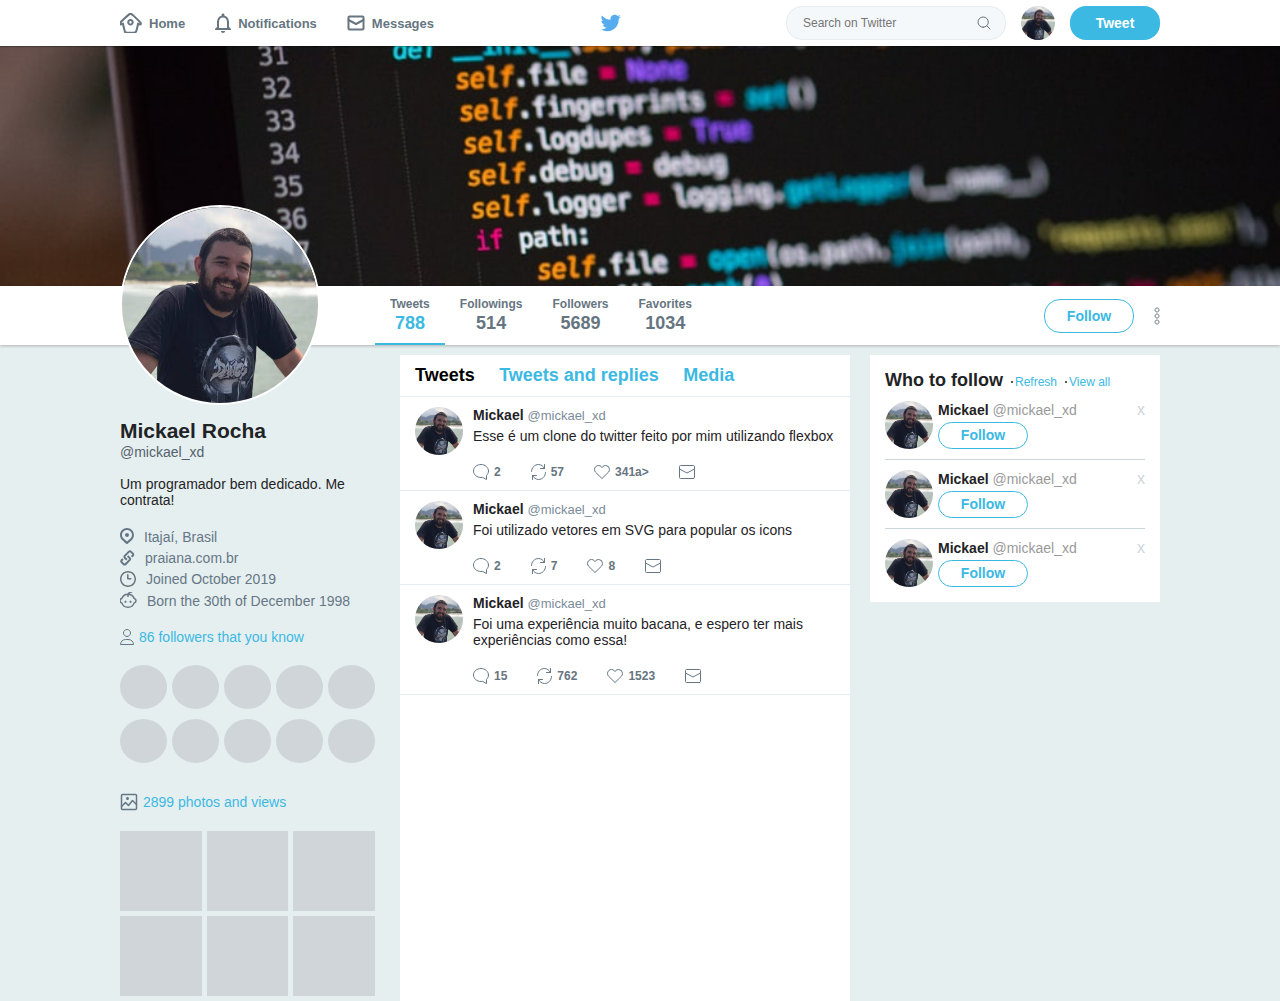
<file: index.html>
<!DOCTYPE html>
<html lang="en">
<head>
  <title>Twitter</title>
<link rel="stylesheet" href="./style.css"></link>
</head>
<body>
  <header id="main-header">
    <div class="content">
    <nav>
      <ul>
        <li><img src="/images/home.svg"/>Home</li>
        <li><img src="/images/notification.svg"/>Notifications</li>
        <li><img src="/images/message.svg"/>Messages</li>
      </ul>
    </nav>
    <image src="/images/logo.svg" alt="Logo Twitter" />
    <div class="side">
      <input type="text" placeholder="Search on Twitter">
      <img src="/images/avatar.jpg" alt="Avatar">
      <button>Tweet</button>
    </div>
  </div>
  </header>
  <div class="banner">
  </div>
  <div class="bar">
    <div class="content">
    <ul>
      <li class="active">
        <span>Tweets</span>
        <strong>788</strong>
      </li>
      <li>
        <span>Followings</span>
        <strong>514</strong>
      </li>
      <li>
        <span>Followers</span>
        <strong>5689</strong>
      </li>
      <li>
        <span>Favorites</span>
        <strong>1034</strong>
      </li>
    </ul>
    <div class="actions">
        <button>Follow</button>
        <img src="/images/more.svg" alt="">
    </div>
  </div>
  </div>

  <div class="wrapper-content content">
    <aside class="profile">
      <img class="avatar" src="/images/avatar.jpg" alt="Mickael Rocha">
      <h1>Mickael Rocha</h1>
      <span>@mickael_xd</span>
      <p>Um programador bem dedicado. Me contrata!</p>

      <ul class="list">
        <li>
          <img src="/images/place.svg" alt="">
          Itajaí, Brasil
        </li>
        <li>
          <img src="/images/url.svg" alt="">
          praiana.com.br
        </li>
        <li>
          <img src="/images/joined.svg" alt="">
          Joined October 2019
        </li>
        <li>
          <img src="/images/born.svg" alt="">
         Born the 30th of December 1998
        </li>
      </ul>

      <div class="widget followers">
        <strong>
          <img src="/images/followers.svg" alt="Followers">
          86 followers that you know
        </strong>
        <ul>
          <li></li>
          <li></li>
          <li></li>
          <li></li>
          <li></li>
          <li></li>
          <li></li>
          <li></li>
          <li></li>
          <li></li>
        </ul>
      </div>
      <div class="widget images">
        <strong>
          <img src="/images/images.svg" alt="Images">
          2899 photos and views
        </strong>
        <ul>
          <li></li>
          <li></li>
          <li></li>
          <li></li>
          <li></li>
          <li></li>
        </ul>
      </div>


    </aside>

    <section class="timeline">
      <nav>
        <a href="" class="active">Tweets</a>
        <a href="">Tweets and replies</a>
        <a href="">Media</a>
      </nav>

      <ul class="tweets">
        <li>

          <img src="/images/avatar.jpg" alt="">
          <div class="info">
            <strong>Mickael <span>@mickael_xd</span></strong>
            <p>Esse é um clone do twitter feito por mim utilizando flexbox</p>
            <div class="actions">
              <a href=""><img src="/images/reply.svg" alt="Replies">2</a>
              <a href=""><img src="/images/retweet.svg" alt="Retweets">57</a>
              <a href=""><img src="/images/like.svg" alt="Likes">341a>
              <a href=""><img src="/images/direct.svg" alt="Send a direct"></a>
            </div>
          </div>


        </li>
        <li>

          <img src="/images/avatar.jpg" alt="">
          <div class="info">
            <strong>Mickael <span>@mickael_xd</span></strong>
            <p>Foi utilizado vetores em SVG para popular os icons</p>
            <div class="actions">
              <a href=""><img src="/images/reply.svg" alt="Replies">2</a>
              <a href=""><img src="/images/retweet.svg" alt="Retweets">7</a>
              <a href=""><img src="/images/like.svg" alt="Likes">8</a>
              <a href=""><img src="/images/direct.svg" alt="Send a direct"></a>
            </div>
          </div>


        </li>
        <li>

          <img src="/images/avatar.jpg" alt="">
          <div class="info">
            <strong>Mickael <span>@mickael_xd</span></strong>
            <p>Foi uma experiência muito bacana, e espero ter mais experiências como essa!</p>
            <div class="actions">
              <a href=""><img src="/images/reply.svg" alt="Replies">15</a>
              <a href=""><img src="/images/retweet.svg" alt="Retweets">762</a>
              <a href=""><img src="/images/like.svg" alt="Likes">1523</a>
              <a href=""><img src="/images/direct.svg" alt="Send a direct"></a>
            </div>
          </div>


        </li>
      </ul>
    </section>

    <aside class="widgets">

      <div class="widget follow">
        <div class="title">
          <strong>Who to follow</strong>
          <a href="">Refresh</a>
          <a href="">View all</a>
        </div>
      

      <ul>
        <li>
          <div class="profile">
          <img src="/images/avatar.jpg" alt="Avatar">
          <div class="info">
              <strong>Mickael <span>@mickael_xd</span></strong>
              <button>Follow</button>
          </div>
        </div>
        <a href="">x</a>
        </li>
        <li>
          <div class="profile">
          <img src="/images/avatar.jpg" alt="Avatar">
          <div class="info">
              <strong>Mickael <span>@mickael_xd</span></strong>
              <button>Follow</button>
          </div>
        </div>
        <a href="">x</a>
        </li>
        <li>
          <div class="profile">
          <img src="/images/avatar.jpg" alt="Avatar">
          <div class="info">
              <strong>Mickael <span>@mickael_xd</span></strong>
              <button>Follow</button>
          </div>
        </div>
        <a href="">x</a>
        </li>
      </ul>
    </div>
    </aside>
  </div>
</body>
</html>
</file>
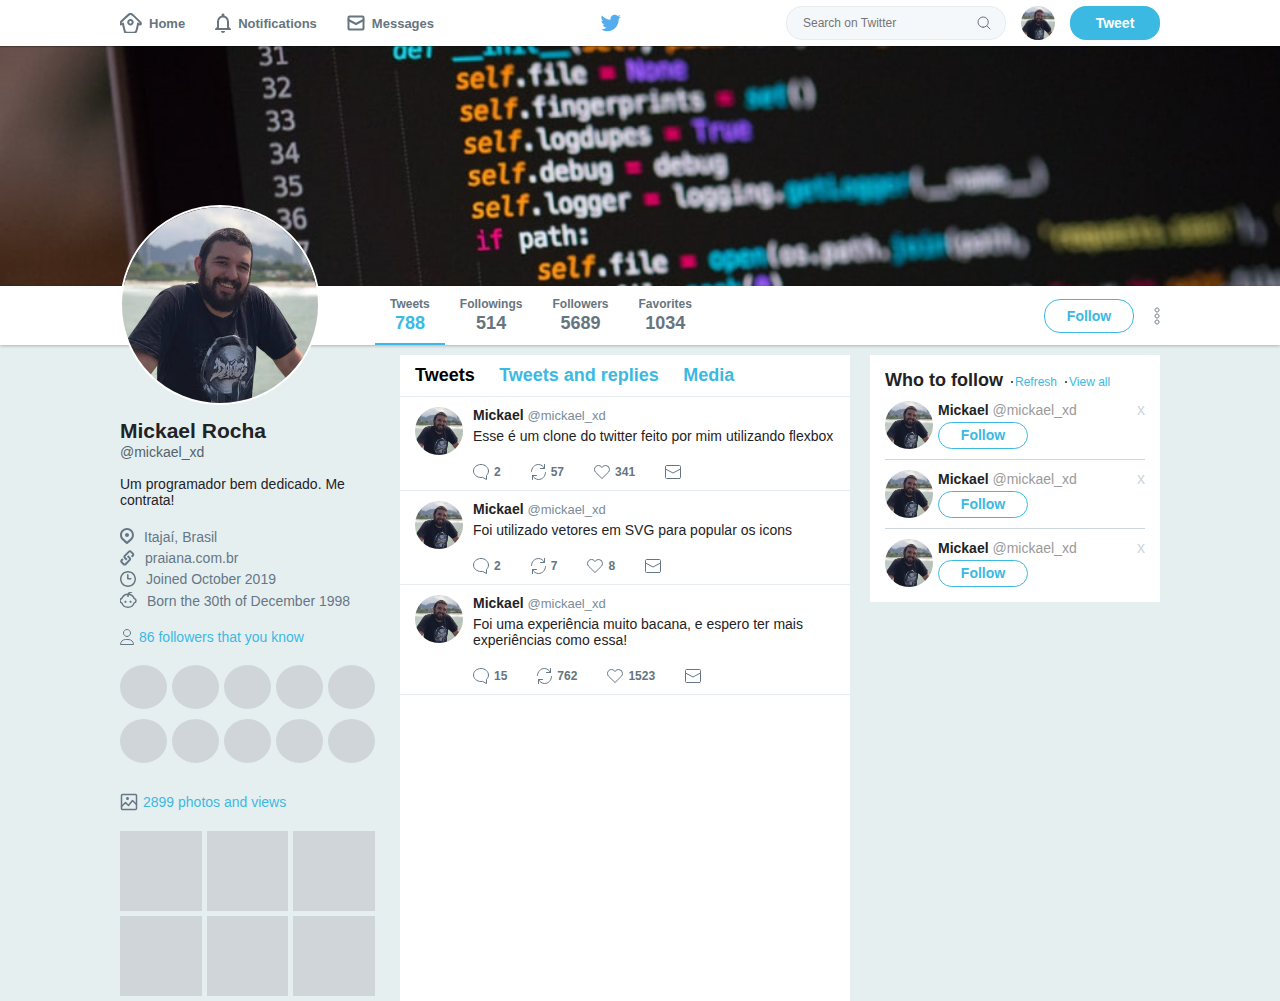
<file: twitter/index.html>
<!DOCTYPE html>
<html lang="en">
<head>
  <title>Twitter</title>
<link rel="stylesheet" href="./style.css"></link>
</head>
<body>
  <header id="main-header">
    <div class="content">
    <nav>
      <ul>
        <li><img src="./images/home.svg"/>Home</li>
        <li><img src="./images/notification.svg"/>Notifications</li>
        <li><img src="./images/message.svg"/>Messages</li>
      </ul>
    </nav>
    <image src="./images/logo.svg" alt="Logo Twitter" />
    <div class="side">
      <input type="text" placeholder="Search on Twitter">
      <img src="./images/avatar.jpg" alt="Avatar">
      <button>Tweet</button>
    </div>
  </div>
  </header>
  <div class="banner">
  </div>
  <div class="bar">
    <div class="content">
    <ul>
      <li class="active">
        <span>Tweets</span>
        <strong>788</strong>
      </li>
      <li>
        <span>Followings</span>
        <strong>514</strong>
      </li>
      <li>
        <span>Followers</span>
        <strong>5689</strong>
      </li>
      <li>
        <span>Favorites</span>
        <strong>1034</strong>
      </li>
    </ul>
    <div class="actions">
        <button>Follow</button>
        <img src="./images/more.svg" alt="">
    </div>
  </div>
  </div>

  <div class="wrapper-content content">
    <aside class="profile">
      <img class="avatar" src="./images/avatar.jpg" alt="Mickael Rocha">
      <h1>Mickael Rocha</h1>
      <span>@mickael_xd</span>
      <p>Um programador bem dedicado. Me contrata!</p>

      <ul class="list">
        <li>
          <img src="./images/place.svg" alt="">
          Itajaí, Brasil
        </li>
        <li>
          <img src="./images/url.svg" alt="">
          praiana.com.br
        </li>
        <li>
          <img src="./images/joined.svg" alt="">
          Joined October 2019
        </li>
        <li>
          <img src="./images/born.svg" alt="">
         Born the 30th of December 1998
        </li>
      </ul>

      <div class="widget followers">
        <strong>
          <img src="./images/followers.svg" alt="Followers">
          86 followers that you know
        </strong>
        <ul>
          <li></li>
          <li></li>
          <li></li>
          <li></li>
          <li></li>
          <li></li>
          <li></li>
          <li></li>
          <li></li>
          <li></li>
        </ul>
      </div>
      <div class="widget images">
        <strong>
          <img src="./images/images.svg" alt="Images">
          2899 photos and views
        </strong>
        <ul>
          <li></li>
          <li></li>
          <li></li>
          <li></li>
          <li></li>
          <li></li>
        </ul>
      </div>


    </aside>

    <section class="timeline">
      <nav>
        <a href="" class="active">Tweets</a>
        <a href="">Tweets and replies</a>
        <a href="">Media</a>
      </nav>

      <ul class="tweets">
        <li>

          <img src="./images/avatar.jpg" alt="">
          <div class="info">
            <strong>Mickael <span>@mickael_xd</span></strong>
            <p>Esse é um clone do twitter feito por mim utilizando flexbox</p>
            <div class="actions">
              <a href=""><img src="./images/reply.svg" alt="Replies">2</a>
              <a href=""><img src="./images/retweet.svg" alt="Retweets">57</a>
              <a href=""><img src="./images/like.svg" alt="Likes">341</a>
              <a href=""><img src="./images/direct.svg" alt="Send a direct"></a>
            </div>
          </div>


        </li>
        <li>

          <img src="./images/avatar.jpg" alt="">
          <div class="info">
            <strong>Mickael <span>@mickael_xd</span></strong>
            <p>Foi utilizado vetores em SVG para popular os icons</p>
            <div class="actions">
              <a href=""><img src="./images/reply.svg" alt="Replies">2</a>
              <a href=""><img src="./images/retweet.svg" alt="Retweets">7</a>
              <a href=""><img src="./images/like.svg" alt="Likes">8</a>
              <a href=""><img src="./images/direct.svg" alt="Send a direct"></a>
            </div>
          </div>


        </li>
        <li>

          <img src="./images/avatar.jpg" alt="">
          <div class="info">
            <strong>Mickael <span>@mickael_xd</span></strong>
            <p>Foi uma experiência muito bacana, e espero ter mais experiências como essa!</p>
            <div class="actions">
              <a href=""><img src="./images/reply.svg" alt="Replies">15</a>
              <a href=""><img src="./images/retweet.svg" alt="Retweets">762</a>
              <a href=""><img src="./images/like.svg" alt="Likes">1523</a>
              <a href=""><img src="./images/direct.svg" alt="Send a direct"></a>
            </div>
          </div>


        </li>
      </ul>
    </section>

    <aside class="widgets">

      <div class="widget follow">
        <div class="title">
          <strong>Who to follow</strong>
          <a href="">Refresh</a>
          <a href="">View all</a>
        </div>
      

      <ul>
        <li>
          <div class="profile">
          <img src="./images/avatar.jpg" alt="Avatar">
          <div class="info">
              <strong>Mickael <span>@mickael_xd</span></strong>
              <button>Follow</button>
          </div>
        </div>
        <a href="">x</a>
        </li>
        <li>
          <div class="profile">
          <img src="./images/avatar.jpg" alt="Avatar">
          <div class="info">
              <strong>Mickael <span>@mickael_xd</span></strong>
              <button>Follow</button>
          </div>
        </div>
        <a href="">x</a>
        </li>
        <li>
          <div class="profile">
          <img src="./images/avatar.jpg" alt="Avatar">
          <div class="info">
              <strong>Mickael <span>@mickael_xd</span></strong>
              <button>Follow</button>
          </div>
        </div>
        <a href="">x</a>
        </li>
      </ul>
    </div>
    </aside>
  </div>
</body>
</html>
</file>
<file: style.css>
* {
  margin: 0;
  padding: 0;
  box-sizing: border-box;
}

body{

  background: #E6EFF0;
  font-family: 'Helvetica Neue', Helvetica, Arial, sans-serif;
  text-rendering: optimizeLegibility !important;
}

input,button{
  outline: none;
}

.content {
  max-width: 1100px;
  margin: 0 auto;
  padding: 0 30px;
}

header#main-header{
  height: 46px;
  background: #FFF;
  box-shadow: 0 1px 1px rgba(0,0,0, .25);
  position: relative;
  z-index: 1;
}

header#main-header .content{
  display:flex;
  align-items: center;
  justify-content: space-between;
  height: 100%;
}

header#main-header nav ul{
  display: flex;
  list-style: none;
}

header#main-header nav ul li {
  display: flex;
  align-items: center;
  font-size: 13px;
  color:#667580;
  font-weight: bold;

  margin-left:30px;
}

header#main-header nav ul li:first-child{
  margin: 0
}

header#main-header nav ul li img{
  margin-right: 7px;
}

header#main-header div.side{
  display:flex
}

header#main-header div.side input{
  width: 220px;
  border: 1px solid #e6ecf0;
  height: 34px;
  padding: 0 40px 0 16px;
  border-radius: 16px;
  color: #667580;
  font-size: 12px;
  background: #f5f8fa url('/images/search.svg') no-repeat 190px center;
}

header#main-header div.side img{
  height: 34px;
  width: 34px;
  border-radius: 50%;
  margin: 0 15px
}

header#main-header div.side button{
  height: 34px;
  background: #3bb9e3;

  display:flex;
  align-items: center;
  justify-content: center;

  width: 90px;
  font-weight: bold;
  font-size: 14px;
  color: white;
  border: 0;
  border-radius: 16px;
}

div.banner {
  height: 240px;
  width:100%;
  /*background: #3bb9e3;*/
  background: url('/images/wallpaper.jpeg');
  background-size: cover;

  display:flex;
  align-items: center;
  justify-content: center;
  color: #FFF;
}

div.bar {
  height: 59px;
  background: #FFF;
  box-shadow: 0 1px 3px rgba(0,0,0, 0.25);
}

div.bar .content{
  display: flex;
  justify-content: space-between;
  align-items: center;
  padding-left: 285px;
  height: 100%
}

div.bar .content ul{
  display:flex;
  list-style: none;
  height: 100%
}

div.bar .content ul li{
  display:flex;
  flex-direction: column;
  align-items: center;
  justify-content: center;
  padding: 0 15px;
  position: relative;
}

div.bar .content ul li.active::after{
  content: '';
  width: 100%;
  height: 2px;
  position: absolute;
  bottom: 0;
  left: 0;
  background-color: #3bb9e3;

}

div.bar .content ul li span {
  color: #667580;
  font-size: 12px;
  font-weight: bold;
}

div.bar .content ul li strong {
  color: #667580;
  font-size: 18px;
  font-weight: bold;
  margin-top: 2px;
}

div.bar .content ul li.active strong {
  color: #3bb9e3;
}
div.bar .content .actions{
display: flex;
}

div.bar .content .actions button{
  height: 34px;
  width: 90px;
  
  display:flex;
  align-items: center;
  justify-content: center;
  margin-right: 20px;
  
  font-weight: bold;
  font-size: 14px;
  background-color: #FFF;
  color: #3bb9e3;
  border: 1px solid #3bb9e3;
  border-radius: 16px;
}

div.wrapper-content{
  display:flex;
}

div.wrapper-content aside.profile{
  width: 260px;
  
}

div.wrapper-content aside.profile img.avatar{
  width: 200px;
  height: 200px;
  border-radius: 50%;
  border: 2px solid #FFF;
  margin-top: -140px;
}

div.wrapper-content aside.profile h1{
  font-size: 21px;
  color: #1f2326;
  margin-top: 10px;
}

div.wrapper-content aside.profile span{
  font-size: 14px;
  color: #53626c;
}

div.wrapper-content aside.profile p{
  font-size: 14px;
  color: #1f2326;
  margin-top: 15px;
}

div.wrapper-content aside.profile ul{
  margin-top: 20px;
  list-style: none;
}

div.wrapper-content aside.profile ul.list li{
  font-size: 14px;
  color: #657786;

  display: flex;
  align-items: center;
  margin-top: 5px;
}

div.wrapper-content aside.profile ul.list li:first-child{
  margin: 0;
}

div.wrapper-content aside.profile li img{
  margin-right: 10px;
}

div.wrapper-content aside.profile .widget{
  margin-top: 20px;
}

div.wrapper-content aside.profile .widget strong{
  font-weight: normal;
  color: #3bb9e3;
  font-size: 14px;
  display: flex;
  align-items: center;
}


div.wrapper-content aside.profile .widget strong img {
  margin-right: 5px;
}


div.wrapper-content aside.profile .followers ul{
  list-style: none;
  display:flex;
  flex-wrap: wrap;
}


div.wrapper-content aside.profile .followers ul li{
  width: 44px;
  height: 44px;
  background: #d0d5d9;
  border-radius: 50%;
  flex: 1 0 auto;
  margin: 0 5px 10px 0;
}

div.wrapper-content aside.profile .images ul{
  list-style: none;
  display:flex;
  flex-wrap: wrap;
}


div.wrapper-content aside.profile .images ul li{
  width: 80px;
  height: 80px;
  background: #d0d5d9;
  flex: 1 0 auto;
  margin: 0 5px 5px 0;
}

div.wrapper-content .timeline{
  flex: 1;
  background: #FFF;
  margin: 10px 20px 0;
}

div.wrapper-content .timeline nav{
  border-bottom: 1px solid #e6ecf0;
  padding: 10px 15px;
}

div.wrapper-content .timeline nav a{
  text-decoration: none;
  color: #3bb9e3;
  font-size: 18px;
  font-weight: bold;
  margin-left: 20px;
}

div.wrapper-content .timeline nav a:first-child{
  margin: 0;
}

div.wrapper-content .timeline nav a.active{
  color: #000;
}

div.wrapper-content .timeline ul.tweets{
  list-style: none;
}

div.wrapper-content .timeline ul.tweets li{
  border-bottom: 1px solid #e6ecf0;
  padding: 10px 15px;
  display: flex;
}

div.wrapper-content .timeline ul.tweets li > img{
  width: 48px;
  height: 48px;
  border-radius: 50%;
}

div.wrapper-content .timeline ul.tweets li .info{
  margin-left: 10px;
  display: flex;
  flex-direction: column;
}

div.wrapper-content .timeline ul.tweets li .info strong{
  font-size: 14px;
  color: #1f2326;
}

div.wrapper-content .timeline ul.tweets li .info strong span{
  font-weight: normal;
  font-size: 13px;
  color: #7b8b9a;
}

div.wrapper-content .timeline ul.tweets li .info p{
  font-size: 14px;
  color: #1f2326;
  margin-top: 5px;
}

div.wrapper-content .timeline ul.tweets li .actions{
  display:flex;
  margin-top: 20px;
}

div.wrapper-content .timeline ul.tweets li .actions a{
  display:flex;
  align-items: center;
  text-decoration: none;
  color: #667580;
  font-weight: bold;
  font-size: 12px;
  margin-left: 30px;
}

div.wrapper-content .timeline ul.tweets li .actions a:first-child{
  margin: 0;
}

div.wrapper-content .timeline ul.tweets li .actions a img{
  margin-right: 5px;
}

div.wrapper-content aside.widgets{
  width: 290px;
  margin-top: 10px;
}

div.wrapper-content aside.widgets .widget{
  background: #FFF;
  padding: 15px;
}

div.wrapper-content aside.widgets .widget .title{
  display: flex;
  align-items: baseline;
}

div.wrapper-content aside.widgets .widget .title strong{
  font-size: 18px;
  color: #1f2326;
}

div.wrapper-content aside.widgets .widget .title a{
  color: #3bb9e3;
  font-size: 12px;
  text-decoration: none;
  position: relative;
  padding-left: 12px;
}

div.wrapper-content aside.widgets .widget .title a::before{
  content: '';
  width: 2px;
  height: 2px;
  border-radius: 50%;
  background: #222;
  margin-left: 5px;
  margin-right: 5px;
  position: absolute;
  left: 3px;
  top: 6px;
}

div.wrapper-content aside.widgets .follow ul{
  list-style: none;
  margin-top: 10px;
}

div.wrapper-content aside.widgets .follow ul li{
display: flex;
justify-content: space-between;

border-bottom: 1px solid #ccd6dd;
padding-bottom: 10px;
margin-bottom: 10px;
}

div.wrapper-content aside.widgets .follow ul li:last-child{
  border:   0;
  margin:   0;
  padding:  0;
}

div.wrapper-content aside.widgets .follow ul li .profile{
  display: flex;
  align-items: center;
}

div.wrapper-content aside.widgets .follow ul li .profile img{
width: 48px;
height: 48px;
border-radius: 50%;
}

div.wrapper-content aside.widgets .follow ul li .profile .info{
  margin-left: 5px;
  display: flex;
  flex-direction: column;
}

div.wrapper-content aside.widgets .follow ul li .profile .info strong{
font-size: 14px;
color: #1f2326;
}

div.wrapper-content aside.widgets .follow ul li .profile .info strong span {
  font-weight: normal;
  color: #9a9a9a;
}

div.wrapper-content aside.widgets .follow ul li .profile .info button{
  height: 27px;
  width: 90px;
  
  display:flex;
  align-items: center;
  justify-content: center;
  margin-right: 20px;
  margin-top:4px;
  
  font-weight: bold;
  font-size: 14px;
  background-color: #FFF;
  color: #3bb9e3;
  border: 1px solid #3bb9e3;
  border-radius: 16px;
}
div.wrapper-content aside.widgets .follow ul li > a{
  color: #ccd6dd;
  text-decoration: none;
  font-size: 16px;
}
</file>
<file: twitter/style.css>
* {
  margin: 0;
  padding: 0;
  box-sizing: border-box;
}

body{

  background: #E6EFF0;
  font-family: 'Helvetica Neue', Helvetica, Arial, sans-serif;
  text-rendering: optimizeLegibility !important;
}

input,button{
  outline: none;
}

.content {
  max-width: 1100px;
  margin: 0 auto;
  padding: 0 30px;
}

header#main-header{
  height: 46px;
  background: #FFF;
  box-shadow: 0 1px 1px rgba(0,0,0, .25);
  position: relative;
  z-index: 1;
}

header#main-header .content{
  display:flex;
  align-items: center;
  justify-content: space-between;
  height: 100%;
}

header#main-header nav ul{
  display: flex;
  list-style: none;
}

header#main-header nav ul li {
  display: flex;
  align-items: center;
  font-size: 13px;
  color:#667580;
  font-weight: bold;

  margin-left:30px;
}

header#main-header nav ul li:first-child{
  margin: 0
}

header#main-header nav ul li img{
  margin-right: 7px;
}

header#main-header div.side{
  display:flex
}

header#main-header div.side input{
  width: 220px;
  border: 1px solid #e6ecf0;
  height: 34px;
  padding: 0 40px 0 16px;
  border-radius: 16px;
  color: #667580;
  font-size: 12px;
  background: #f5f8fa url('/images/search.svg') no-repeat 190px center;
}

header#main-header div.side img{
  height: 34px;
  width: 34px;
  border-radius: 50%;
  margin: 0 15px
}

header#main-header div.side button{
  height: 34px;
  background: #3bb9e3;

  display:flex;
  align-items: center;
  justify-content: center;

  width: 90px;
  font-weight: bold;
  font-size: 14px;
  color: white;
  border: 0;
  border-radius: 16px;
}

div.banner {
  height: 240px;
  width:100%;
  /*background: #3bb9e3;*/
  background: url('./images/wallpaper.jpeg');
  background-size: cover;

  display:flex;
  align-items: center;
  justify-content: center;
  color: #FFF;
}

div.bar {
  height: 59px;
  background: #FFF;
  box-shadow: 0 1px 3px rgba(0,0,0, 0.25);
}

div.bar .content{
  display: flex;
  justify-content: space-between;
  align-items: center;
  padding-left: 285px;
  height: 100%
}

div.bar .content ul{
  display:flex;
  list-style: none;
  height: 100%
}

div.bar .content ul li{
  display:flex;
  flex-direction: column;
  align-items: center;
  justify-content: center;
  padding: 0 15px;
  position: relative;
}

div.bar .content ul li.active::after{
  content: '';
  width: 100%;
  height: 2px;
  position: absolute;
  bottom: 0;
  left: 0;
  background-color: #3bb9e3;

}

div.bar .content ul li span {
  color: #667580;
  font-size: 12px;
  font-weight: bold;
}

div.bar .content ul li strong {
  color: #667580;
  font-size: 18px;
  font-weight: bold;
  margin-top: 2px;
}

div.bar .content ul li.active strong {
  color: #3bb9e3;
}
div.bar .content .actions{
display: flex;
}

div.bar .content .actions button{
  height: 34px;
  width: 90px;
  
  display:flex;
  align-items: center;
  justify-content: center;
  margin-right: 20px;
  
  font-weight: bold;
  font-size: 14px;
  background-color: #FFF;
  color: #3bb9e3;
  border: 1px solid #3bb9e3;
  border-radius: 16px;
}

div.wrapper-content{
  display:flex;
}

div.wrapper-content aside.profile{
  width: 260px;
  
}

div.wrapper-content aside.profile img.avatar{
  width: 200px;
  height: 200px;
  border-radius: 50%;
  border: 2px solid #FFF;
  margin-top: -140px;
}

div.wrapper-content aside.profile h1{
  font-size: 21px;
  color: #1f2326;
  margin-top: 10px;
}

div.wrapper-content aside.profile span{
  font-size: 14px;
  color: #53626c;
}

div.wrapper-content aside.profile p{
  font-size: 14px;
  color: #1f2326;
  margin-top: 15px;
}

div.wrapper-content aside.profile ul{
  margin-top: 20px;
  list-style: none;
}

div.wrapper-content aside.profile ul.list li{
  font-size: 14px;
  color: #657786;

  display: flex;
  align-items: center;
  margin-top: 5px;
}

div.wrapper-content aside.profile ul.list li:first-child{
  margin: 0;
}

div.wrapper-content aside.profile li img{
  margin-right: 10px;
}

div.wrapper-content aside.profile .widget{
  margin-top: 20px;
}

div.wrapper-content aside.profile .widget strong{
  font-weight: normal;
  color: #3bb9e3;
  font-size: 14px;
  display: flex;
  align-items: center;
}


div.wrapper-content aside.profile .widget strong img {
  margin-right: 5px;
}


div.wrapper-content aside.profile .followers ul{
  list-style: none;
  display:flex;
  flex-wrap: wrap;
}


div.wrapper-content aside.profile .followers ul li{
  width: 44px;
  height: 44px;
  background: #d0d5d9;
  border-radius: 50%;
  flex: 1 0 auto;
  margin: 0 5px 10px 0;
}

div.wrapper-content aside.profile .images ul{
  list-style: none;
  display:flex;
  flex-wrap: wrap;
}


div.wrapper-content aside.profile .images ul li{
  width: 80px;
  height: 80px;
  background: #d0d5d9;
  flex: 1 0 auto;
  margin: 0 5px 5px 0;
}

div.wrapper-content .timeline{
  flex: 1;
  background: #FFF;
  margin: 10px 20px 0;
}

div.wrapper-content .timeline nav{
  border-bottom: 1px solid #e6ecf0;
  padding: 10px 15px;
}

div.wrapper-content .timeline nav a{
  text-decoration: none;
  color: #3bb9e3;
  font-size: 18px;
  font-weight: bold;
  margin-left: 20px;
}

div.wrapper-content .timeline nav a:first-child{
  margin: 0;
}

div.wrapper-content .timeline nav a.active{
  color: #000;
}

div.wrapper-content .timeline ul.tweets{
  list-style: none;
}

div.wrapper-content .timeline ul.tweets li{
  border-bottom: 1px solid #e6ecf0;
  padding: 10px 15px;
  display: flex;
}

div.wrapper-content .timeline ul.tweets li > img{
  width: 48px;
  height: 48px;
  border-radius: 50%;
}

div.wrapper-content .timeline ul.tweets li .info{
  margin-left: 10px;
  display: flex;
  flex-direction: column;
}

div.wrapper-content .timeline ul.tweets li .info strong{
  font-size: 14px;
  color: #1f2326;
}

div.wrapper-content .timeline ul.tweets li .info strong span{
  font-weight: normal;
  font-size: 13px;
  color: #7b8b9a;
}

div.wrapper-content .timeline ul.tweets li .info p{
  font-size: 14px;
  color: #1f2326;
  margin-top: 5px;
}

div.wrapper-content .timeline ul.tweets li .actions{
  display:flex;
  margin-top: 20px;
}

div.wrapper-content .timeline ul.tweets li .actions a{
  display:flex;
  align-items: center;
  text-decoration: none;
  color: #667580;
  font-weight: bold;
  font-size: 12px;
  margin-left: 30px;
}

div.wrapper-content .timeline ul.tweets li .actions a:first-child{
  margin: 0;
}

div.wrapper-content .timeline ul.tweets li .actions a img{
  margin-right: 5px;
}

div.wrapper-content aside.widgets{
  width: 290px;
  margin-top: 10px;
}

div.wrapper-content aside.widgets .widget{
  background: #FFF;
  padding: 15px;
}

div.wrapper-content aside.widgets .widget .title{
  display: flex;
  align-items: baseline;
}

div.wrapper-content aside.widgets .widget .title strong{
  font-size: 18px;
  color: #1f2326;
}

div.wrapper-content aside.widgets .widget .title a{
  color: #3bb9e3;
  font-size: 12px;
  text-decoration: none;
  position: relative;
  padding-left: 12px;
}

div.wrapper-content aside.widgets .widget .title a::before{
  content: '';
  width: 2px;
  height: 2px;
  border-radius: 50%;
  background: #222;
  margin-left: 5px;
  margin-right: 5px;
  position: absolute;
  left: 3px;
  top: 6px;
}

div.wrapper-content aside.widgets .follow ul{
  list-style: none;
  margin-top: 10px;
}

div.wrapper-content aside.widgets .follow ul li{
display: flex;
justify-content: space-between;

border-bottom: 1px solid #ccd6dd;
padding-bottom: 10px;
margin-bottom: 10px;
}

div.wrapper-content aside.widgets .follow ul li:last-child{
  border:   0;
  margin:   0;
  padding:  0;
}

div.wrapper-content aside.widgets .follow ul li .profile{
  display: flex;
  align-items: center;
}

div.wrapper-content aside.widgets .follow ul li .profile img{
width: 48px;
height: 48px;
border-radius: 50%;
}

div.wrapper-content aside.widgets .follow ul li .profile .info{
  margin-left: 5px;
  display: flex;
  flex-direction: column;
}

div.wrapper-content aside.widgets .follow ul li .profile .info strong{
font-size: 14px;
color: #1f2326;
}

div.wrapper-content aside.widgets .follow ul li .profile .info strong span {
  font-weight: normal;
  color: #9a9a9a;
}

div.wrapper-content aside.widgets .follow ul li .profile .info button{
  height: 27px;
  width: 90px;
  
  display:flex;
  align-items: center;
  justify-content: center;
  margin-right: 20px;
  margin-top:4px;
  
  font-weight: bold;
  font-size: 14px;
  background-color: #FFF;
  color: #3bb9e3;
  border: 1px solid #3bb9e3;
  border-radius: 16px;
}
div.wrapper-content aside.widgets .follow ul li > a{
  color: #ccd6dd;
  text-decoration: none;
  font-size: 16px;
}
</file>
